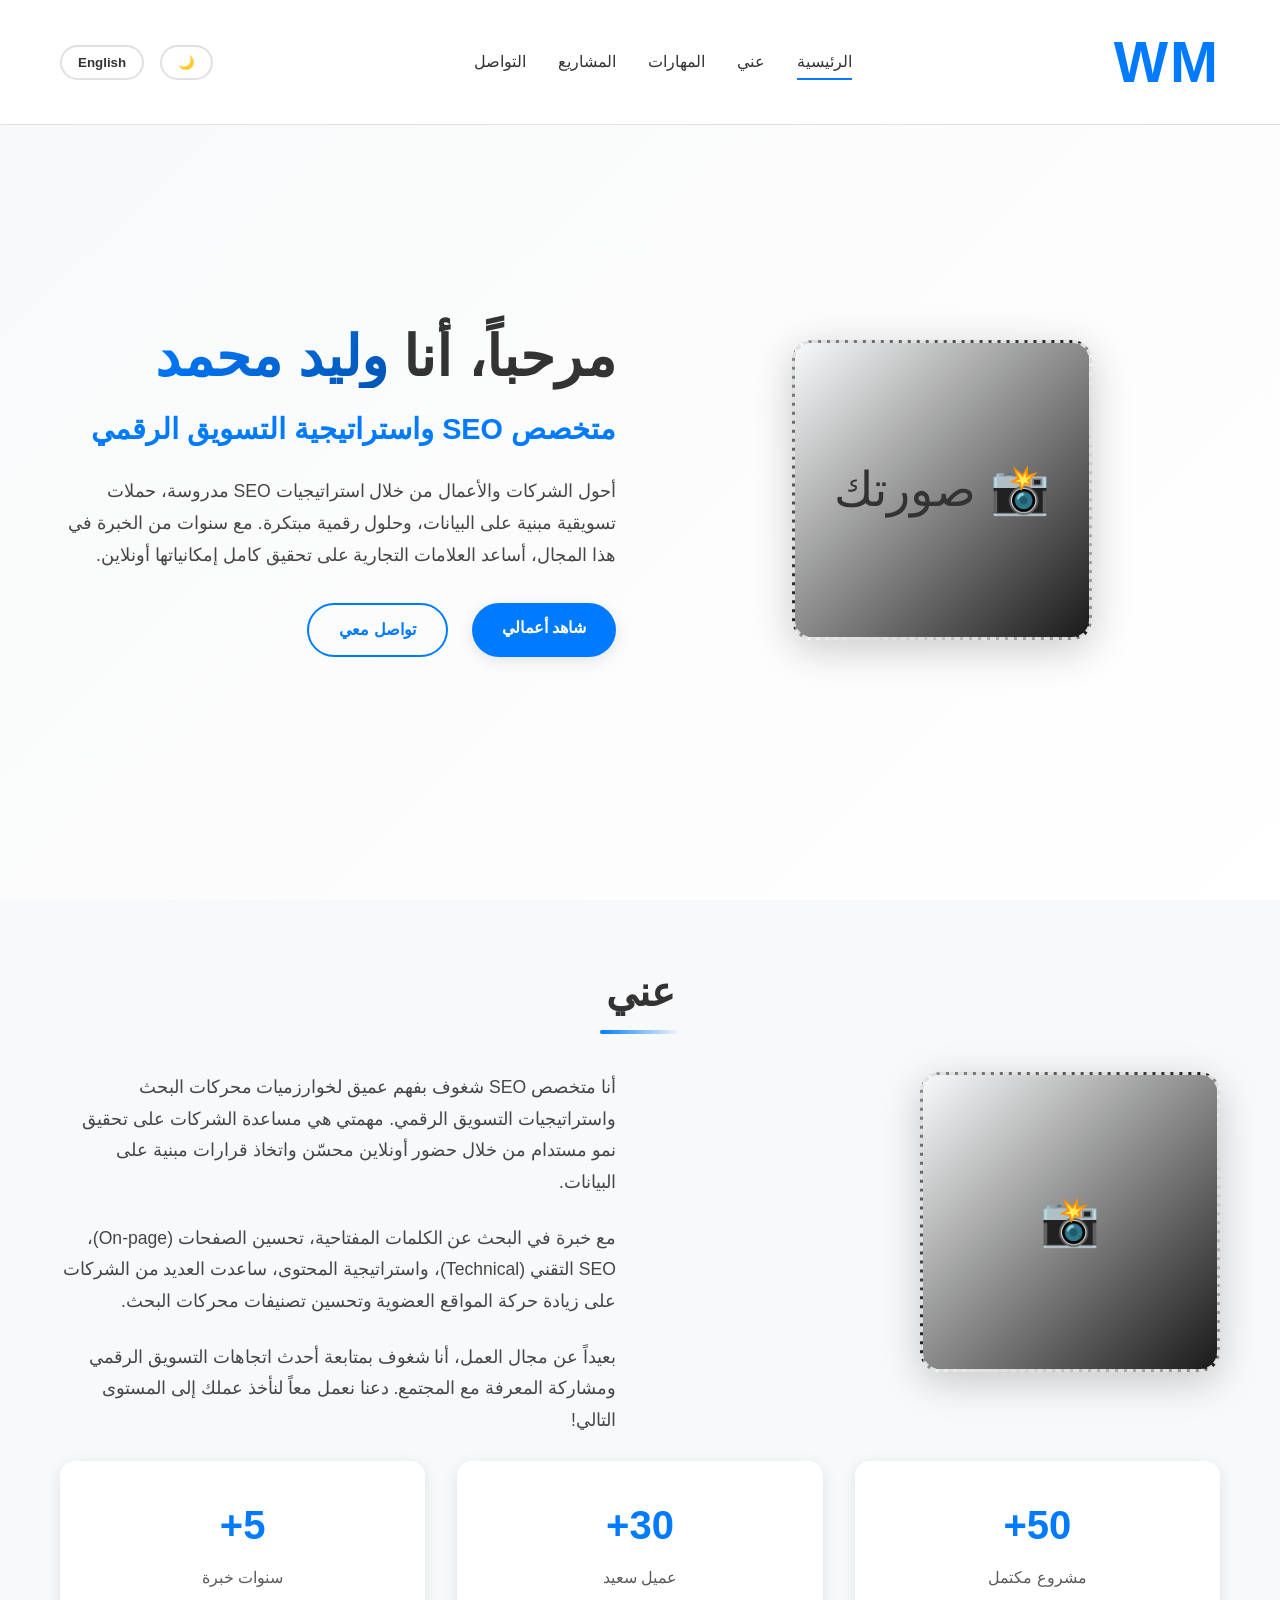
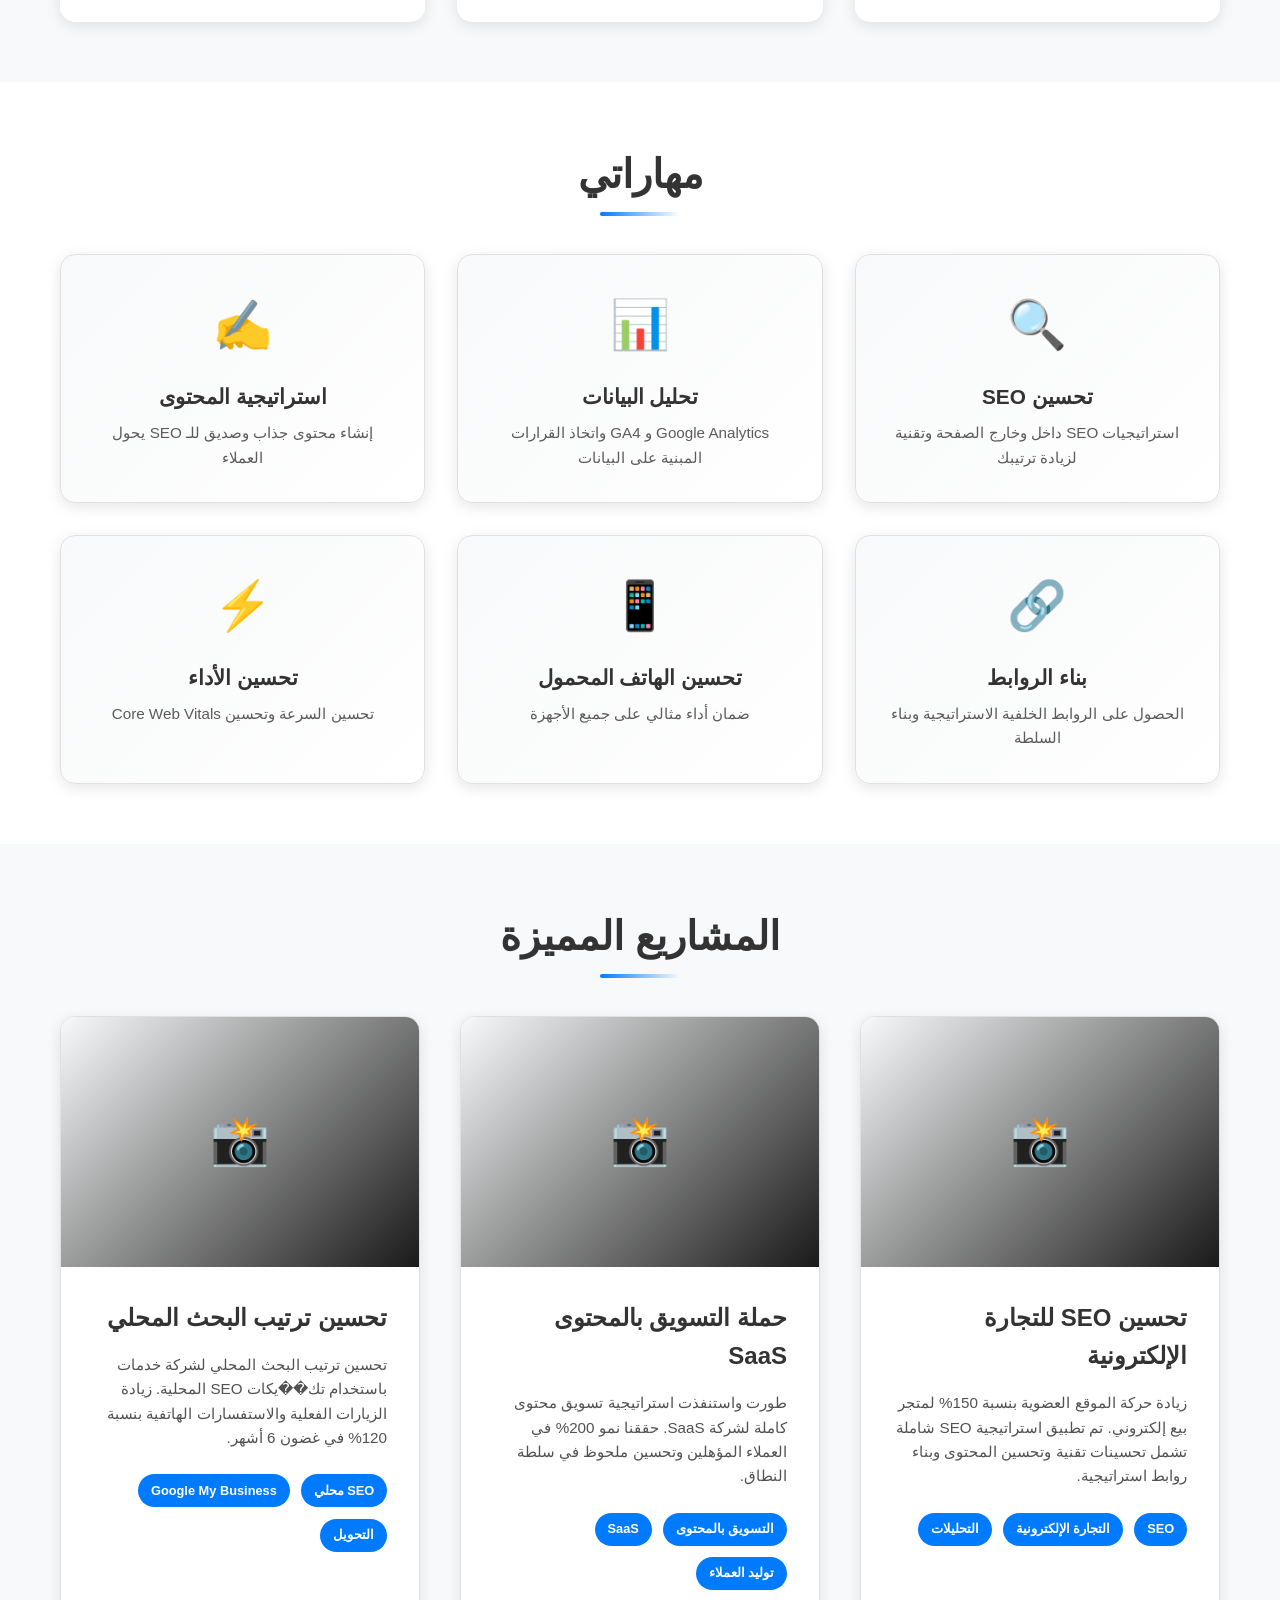
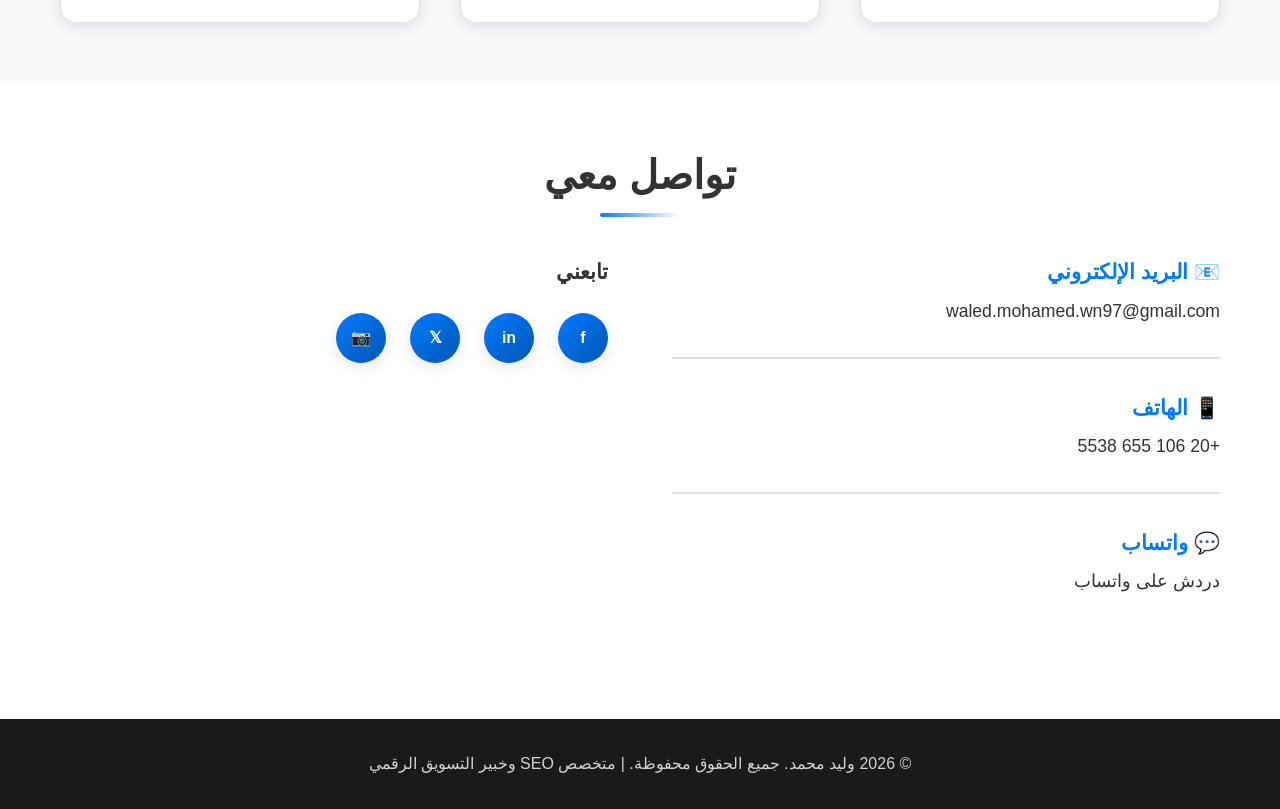
<file: index-ar.html>
<!DOCTYPE html>
<html lang="ar" dir="rtl">
<head>
    <meta charset="UTF-8">
    <meta name="viewport" content="width=device-width, initial-scale=1.0">
    <title>وليد محمد - متخصص SEO - البورتفوليو</title>
    <meta name="description" content="بورتفوليو احترافي - وليد محمد - متخصص SEO والتسويق الرقمي">
    <meta name="keywords" content="SEO, التسويق الرقمي, بورتفوليو, وليد محمد">
    <link rel="stylesheet" href="style.css">
</head>
<body>
    <!-- ==================== HEADER & NAVIGATION ==================== -->
    <header class="header">
        <div class="container">
            <div class="header-content">
                <div class="logo">
                    <h1>WM</h1>
                </div>
                <nav class="nav">
                    <a href="#home" class="nav-link active">الرئيسية</a>
                    <a href="#about" class="nav-link">عني</a>
                    <a href="#skills" class="nav-link">المهارات</a>
                    <a href="#projects" class="nav-link">المشاريع</a>
                    <a href="#contact" class="nav-link">التواصل</a>
                </nav>
                <div class="header-controls">
                    <button class="dark-mode-toggle" id="darkModeBtn" title="تفعيل الوضع الليلي">
                        <span class="icon">🌙</span>
                    </button>
                    <button class="lang-toggle" id="langBtn" title="تغيير اللغة">
                        <span>English</span>
                    </button>
                </div>
            </div>
        </div>
    </header>

    <!-- ==================== HERO SECTION ==================== -->
    <section class="hero" id="home">
        <div class="container">
            <div class="hero-content">
                <div class="hero-image">
                    <div class="image-placeholder">
                        <span>📸 صورتك</span>
                    </div>
                </div>
                <div class="hero-text">
                    <h2 class="hero-title">مرحباً، أنا <span class="highlight">وليد محمد</span></h2>
                    <p class="hero-subtitle">متخصص SEO واستراتيجية التسويق الرقمي</p>
                    <p class="hero-description">
                        أحول الشركات والأعمال من خلال استراتيجيات SEO مدروسة، حملات تسويقية مبنية على البيانات، وحلول رقمية مبتكرة. 
                        مع سنوات من الخبرة في هذا المجال، أساعد العلامات التجارية على تحقيق كامل إمكانياتها أونلاين.
                    </p>
                    <div class="hero-buttons">
                        <a href="#projects" class="btn btn-primary">شاهد أعمالي</a>
                        <a href="#contact" class="btn btn-secondary">تواصل معي</a>
                    </div>
                </div>
            </div>
        </div>
    </section>

    <!-- ==================== ABOUT SECTION ==================== -->
    <section class="about" id="about">
        <div class="container">
            <h2 class="section-title">عني</h2>
            <div class="about-content">
                <div class="about-image">
                    <div class="image-placeholder">📸</div>
                </div>
                <div class="about-text">
                    <p>
                        أنا متخصص SEO شغوف بفهم عميق لخوارزميات محركات البحث واستراتيجيات التسويق الرقمي. 
                        مهمتي هي مساعدة الشركات على تحقيق نمو مستدام من خلال حضور أونلاين محسّن واتخاذ قرارات مبنية على البيانات.
                    </p>
                    <p>
                        مع خبرة في البحث عن الكلمات المفتاحية، تحسين الصفحات (On-page)، SEO التقني (Technical)، 
                        واستراتيجية المحتوى، ساعدت العديد من الشركات على زيادة حركة المواقع العضوية وتحسين تصنيفات محركات البحث.
                    </p>
                    <p>
                        بعيداً عن مجال العمل، أنا شغوف بمتابعة أحدث اتجاهات التسويق الرقمي ومشاركة المعرفة مع المجتمع. 
                        دعنا نعمل معاً لنأخذ عملك إلى المستوى التالي!
                    </p>
                </div>
            </div>
            <div class="about-stats">
                <div class="stat">
                    <h3>50+</h3>
                    <p>مشروع مكتمل</p>
                </div>
                <div class="stat">
                    <h3>30+</h3>
                    <p>عميل سعيد</p>
                </div>
                <div class="stat">
                    <h3>5+</h3>
                    <p>سنوات خبرة</p>
                </div>
            </div>
        </div>
    </section>

    <!-- ==================== SKILLS SECTION ==================== -->
    <section class="skills" id="skills">
        <div class="container">
            <h2 class="section-title">مهاراتي</h2>
            <div class="skills-grid">
                <div class="skill-card">
                    <div class="skill-icon">🔍</div>
                    <h3>تحسين SEO</h3>
                    <p>استراتيجيات SEO داخل وخارج الصفحة وتقنية لزيادة ترتيبك</p>
                </div>
                <div class="skill-card">
                    <div class="skill-icon">📊</div>
                    <h3>تحليل البيانات</h3>
                    <p>Google Analytics و GA4 واتخاذ القرارات المبنية على البيانات</p>
                </div>
                <div class="skill-card">
                    <div class="skill-icon">✍️</div>
                    <h3>استراتيجية المحتوى</h3>
                    <p>إنشاء محتوى جذاب وصديق للـ SEO يحول العملاء</p>
                </div>
                <div class="skill-card">
                    <div class="skill-icon">🔗</div>
                    <h3>بناء الروابط</h3>
                    <p>الحصول على الروابط الخلفية الاستراتيجية وبناء السلطة</p>
                </div>
                <div class="skill-card">
                    <div class="skill-icon">📱</div>
                    <h3>تحسين الهاتف المحمول</h3>
                    <p>ضمان أداء مثالي على جميع الأجهزة</p>
                </div>
                <div class="skill-card">
                    <div class="skill-icon">⚡</div>
                    <h3>تحسين الأداء</h3>
                    <p>تحسين السرعة وتحسين Core Web Vitals</p>
                </div>
            </div>
        </div>
    </section>

    <!-- ==================== PROJECTS SECTION ==================== -->
    <section class="projects" id="projects">
        <div class="container">
            <h2 class="section-title">المشاريع المميزة</h2>
            <div class="projects-grid">
                <div class="project-card">
                    <div class="project-image">
                        <div class="image-placeholder">📸</div>
                    </div>
                    <div class="project-content">
                        <h3>تحسين SEO للتجارة الإلكترونية</h3>
                        <p>
                            زيادة حركة الموقع العضوية بنسبة 150% لمتجر بيع إلكتروني. 
                            تم تطبيق استراتيجية SEO شاملة تشمل تحسينات تقنية وتحسين المحتوى وبناء روابط استراتيجية.
                        </p>
                        <div class="project-tags">
                            <span class="tag">SEO</span>
                            <span class="tag">التجارة الإلكترونية</span>
                            <span class="tag">التحليلات</span>
                        </div>
                    </div>
                </div>

                <div class="project-card">
                    <div class="project-image">
                        <div class="image-placeholder">📸</div>
                    </div>
                    <div class="project-content">
                        <h3>حملة التسويق بالمحتوى SaaS</h3>
                        <p>
                            طورت واستنفذت استراتيجية تسويق محتوى كاملة لشركة SaaS. 
                            حققنا نمو 200% في العملاء المؤهلين وتحسين ملحوظ في سلطة النطاق.
                        </p>
                        <div class="project-tags">
                            <span class="tag">التسويق بالمحتوى</span>
                            <span class="tag">SaaS</span>
                            <span class="tag">توليد العملاء</span>
                        </div>
                    </div>
                </div>

                <div class="project-card">
                    <div class="project-image">
                        <div class="image-placeholder">📸</div>
                    </div>
                    <div class="project-content">
                        <h3>تحسين ترتيب البحث المحلي</h3>
                        <p>
                            تحسين ترتيب البحث المحلي لشركة خدمات باستخدام تك��يكات SEO المحلية. 
                            زيادة الزيارات الفعلية والاستفسارات الهاتفية بنسبة 120% في غضون 6 أشهر.
                        </p>
                        <div class="project-tags">
                            <span class="tag">SEO محلي</span>
                            <span class="tag">Google My Business</span>
                            <span class="tag">التحويل</span>
                        </div>
                    </div>
                </div>
            </div>
        </div>
    </section>

    <!-- ==================== CONTACT SECTION ==================== -->
    <section class="contact" id="contact">
        <div class="container">
            <h2 class="section-title">تواصل معي</h2>
            <div class="contact-content">
                <div class="contact-info">
                    <div class="contact-item">
                        <h3>📧 البريد الإلكتروني</h3>
                        <p><a href="mailto:waled.mohamed.wn97@gmail.com">waled.mohamed.wn97@gmail.com</a></p>
                    </div>
                    <div class="contact-item">
                        <h3>📱 الهاتف</h3>
                        <p><a href="tel:+201066555538">+20 106 655 5538</a></p>
                    </div>
                    <div class="contact-item">
                        <h3>💬 واتساب</h3>
                        <p><a href="https://wa.me/201066555538" target="_blank">دردش على واتساب</a></p>
                    </div>
                </div>
                <div class="social-links">
                    <h3>تابعني</h3>
                    <div class="social-icons">
                        <a href="https://facebook.com" target="_blank" class="social-icon" title="فيسبوك">f</a>
                        <a href="https://linkedin.com" target="_blank" class="social-icon" title="لينكد إن">in</a>
                        <a href="https://twitter.com" target="_blank" class="social-icon" title="تويتر">𝕏</a>
                        <a href="https://instagram.com" target="_blank" class="social-icon" title="إنستجرام">📷</a>
                    </div>
                </div>
            </div>
        </div>
    </section>

    <!-- ==================== FOOTER ==================== -->
    <footer class="footer">
        <div class="container">
            <p>&copy; 2026 وليد محمد. جميع الحقوق محفوظة. | متخصص SEO وخبير التسويق الرقمي</p>
        </div>
    </footer>

    <script src="script.js"></script>
</body>
</html>
</file>
<file: style.css>
/* ==================== CSS VARIABLES & ROOT ==================== */
:root {
    --primary-color: #1a1a1a;
    --secondary-color: #ffffff;
    --accent-color: #007bff;
    --text-color: #333333;
    --light-bg: #f8f9fa;
    --border-color: #e0e0e0;
    --shadow: 0 4px 15px rgba(0, 0, 0, 0.1);
    --shadow-lg: 0 10px 40px rgba(0, 0, 0, 0.2);
    --transition: all 0.3s cubic-bezier(0.25, 0.46, 0.45, 0.94);
}

/* ==================== DARK MODE ==================== */
body.dark-mode {
    --primary-color: #0d1117;
    --secondary-color: #1a1a1a;
    --text-color: #e0e0e0;
    --light-bg: #161b22;
    --border-color: #30363d;
    --shadow: 0 4px 15px rgba(0, 0, 0, 0.5);
}

/* ==================== GLOBAL STYLES ==================== */
* {
    margin: 0;
    padding: 0;
    box-sizing: border-box;
}

html {
    scroll-behavior: smooth;
}

body {
    font-family: 'Segoe UI', Tahoma, Geneva, Verdana, sans-serif;
    color: var(--text-color);
    background-color: var(--secondary-color);
    transition: var(--transition);
    line-height: 1.6;
}

/* ==================== CONTAINER ==================== */
.container {
    max-width: 1200px;
    margin: 0 auto;
    padding: 0 20px;
}

/* ==================== TYPOGRAPHY ==================== */
h1, h2, h3, h4, h5, h6 {
    font-weight: 700;
    margin-bottom: 1rem;
}

.section-title {
    font-size: 2.5rem;
    text-align: center;
    margin-bottom: 3rem;
    color: var(--text-color);
    position: relative;
    display: inline-block;
    width: 100%;
}

.section-title::after {
    content: '';
    position: absolute;
    bottom: -10px;
    left: 50%;
    transform: translateX(-50%);
    width: 80px;
    height: 4px;
    background: linear-gradient(90deg, var(--accent-color), transparent);
    border-radius: 2px;
    animation: slideIn 0.8s ease-out;
}

/* ==================== HEADER ==================== */
.header {
    position: fixed;
    top: 0;
    width: 100%;
    z-index: 1000;
    background-color: rgba(var(--secondary-color-rgb, 255, 255, 255), 0.95);
    backdrop-filter: blur(10px);
    border-bottom: 1px solid var(--border-color);
    transition: var(--transition);
}

body.dark-mode .header {
    background-color: rgba(13, 17, 23, 0.95);
}

.header-content {
    display: flex;
    justify-content: space-between;
    align-items: center;
    padding: 1rem 0;
}

.logo {
    font-size: 1.8rem;
    font-weight: 800;
    color: var(--accent-color);
    animation: fadeInDown 0.6s ease-out;
}

.logo h1 {
    margin: 0;
    letter-spacing: 2px;
}

.nav {
    display: flex;
    gap: 2rem;
    align-items: center;
}

.nav-link {
    color: var(--text-color);
    text-decoration: none;
    font-weight: 500;
    transition: var(--transition);
    position: relative;
}

.nav-link::after {
    content: '';
    position: absolute;
    bottom: -5px;
    left: 0;
    width: 0;
    height: 2px;
    background-color: var(--accent-color);
    transition: var(--transition);
}

.nav-link:hover::after,
.nav-link.active::after {
    width: 100%;
}

.nav-link:hover {
    color: var(--accent-color);
}

.header-controls {
    display: flex;
    gap: 1rem;
    align-items: center;
}

.dark-mode-toggle,
.lang-toggle {
    background: none;
    border: 2px solid var(--border-color);
    color: var(--text-color);
    padding: 0.5rem 1rem;
    border-radius: 25px;
    cursor: pointer;
    font-weight: 600;
    transition: var(--transition);
}

.dark-mode-toggle:hover,
.lang-toggle:hover {
    border-color: var(--accent-color);
    color: var(--accent-color);
    transform: scale(1.05);
}

/* ==================== HERO SECTION ==================== */
.hero {
    margin-top: 80px;
    padding: 60px 0;
    background: linear-gradient(135deg, var(--light-bg) 0%, var(--secondary-color) 100%);
    min-height: calc(100vh - 80px);
    display: flex;
    align-items: center;
}

.hero-content {
    display: grid;
    grid-template-columns: 1fr 1fr;
    gap: 3rem;
    align-items: center;
}

.hero-text {
    animation: fadeInLeft 0.8s ease-out;
}

.hero-title {
    font-size: 3.5rem;
    font-weight: 800;
    margin-bottom: 1rem;
    line-height: 1.2;
}

.highlight {
    color: var(--accent-color);
    background: linear-gradient(135deg, var(--accent-color), #0056b3);
    -webkit-background-clip: text;
    -webkit-text-fill-color: transparent;
    background-clip: text;
}

.hero-subtitle {
    font-size: 1.8rem;
    color: var(--accent-color);
    margin-bottom: 1.5rem;
    font-weight: 600;
}

.hero-description {
    font-size: 1.1rem;
    line-height: 1.8;
    margin-bottom: 2rem;
    color: var(--text-color);
    opacity: 0.9;
}

.hero-buttons {
    display: flex;
    gap: 1.5rem;
    flex-wrap: wrap;
}

.btn {
    padding: 12px 30px;
    border-radius: 50px;
    text-decoration: none;
    font-weight: 600;
    transition: var(--transition);
    cursor: pointer;
    border: none;
    display: inline-block;
    font-size: 1rem;
}

.btn-primary {
    background-color: var(--accent-color);
    color: white;
    box-shadow: var(--shadow);
}

.btn-primary:hover {
    transform: translateY(-3px);
    box-shadow: var(--shadow-lg);
    background-color: #0056b3;
}

.btn-secondary {
    background-color: transparent;
    color: var(--accent-color);
    border: 2px solid var(--accent-color);
}

.btn-secondary:hover {
    background-color: var(--accent-color);
    color: white;
    transform: translateY(-3px);
}

.hero-image {
    animation: fadeInRight 0.8s ease-out;
    display: flex;
    justify-content: center;
    align-items: center;
}

.image-placeholder {
    width: 300px;
    height: 300px;
    background: linear-gradient(135deg, var(--light-bg), var(--primary-color));
    border-radius: 20px;
    display: flex;
    align-items: center;
    justify-content: center;
    font-size: 3rem;
    box-shadow: var(--shadow-lg);
    border: 3px dashed var(--border-color);
    animation: float 3s ease-in-out infinite;
}

/* ==================== ABOUT SECTION ==================== */
.about {
    padding: 60px 0;
    background-color: var(--light-bg);
}

.about-content {
    display: grid;
    grid-template-columns: 1fr 1fr;
    gap: 3rem;
    align-items: start;
}

.about-text {
    animation: fadeInLeft 0.8s ease-out;
}

.about-text p {
    margin-bottom: 1.5rem;
    font-size: 1.1rem;
    line-height: 1.8;
    color: var(--text-color);
    opacity: 0.9;
}

.about-stats {
    display: grid;
    grid-template-columns: 1fr 1fr 1fr;
    gap: 2rem;
    animation: fadeInRight 0.8s ease-out;
}

.stat {
    text-align: center;
    padding: 2rem;
    background-color: var(--secondary-color);
    border-radius: 15px;
    box-shadow: var(--shadow);
    transition: var(--transition);
}

.stat:hover {
    transform: translateY(-10px);
    box-shadow: var(--shadow-lg);
}

.stat h3 {
    font-size: 2.5rem;
    color: var(--accent-color);
    margin-bottom: 0.5rem;
}

.stat p {
    color: var(--text-color);
    opacity: 0.8;
}

/* ==================== SKILLS SECTION ==================== */
.skills {
    padding: 60px 0;
    background-color: var(--secondary-color);
}

.skills-grid {
    display: grid;
    grid-template-columns: repeat(auto-fit, minmax(280px, 1fr));
    gap: 2rem;
}

.skill-card {
    background: linear-gradient(135deg, var(--light-bg), var(--secondary-color));
    padding: 2rem;
    border-radius: 15px;
    text-align: center;
    box-shadow: var(--shadow);
    transition: var(--transition);
    border: 1px solid var(--border-color);
    animation: fadeInUp 0.6s ease-out;
    animation-fill-mode: both;
}

.skill-card:nth-child(1) { animation-delay: 0.1s; }
.skill-card:nth-child(2) { animation-delay: 0.2s; }
.skill-card:nth-child(3) { animation-delay: 0.3s; }
.skill-card:nth-child(4) { animation-delay: 0.4s; }
.skill-card:nth-child(5) { animation-delay: 0.5s; }
.skill-card:nth-child(6) { animation-delay: 0.6s; }

.skill-card:hover {
    transform: translateY(-15px) scale(1.05);
    box-shadow: var(--shadow-lg);
    border-color: var(--accent-color);
}

.skill-icon {
    font-size: 3rem;
    margin-bottom: 1rem;
    display: block;
}

.skill-card h3 {
    font-size: 1.3rem;
    margin-bottom: 0.5rem;
    color: var(--text-color);
}

.skill-card p {
    color: var(--text-color);
    opacity: 0.8;
    font-size: 0.95rem;
}

/* ==================== PROJECTS SECTION ==================== */
.projects {
    padding: 60px 0;
    background-color: var(--light-bg);
}

.projects-grid {
    display: grid;
    grid-template-columns: repeat(auto-fit, minmax(320px, 1fr));
    gap: 2.5rem;
}

.project-card {
    background-color: var(--secondary-color);
    border-radius: 15px;
    overflow: hidden;
    box-shadow: var(--shadow);
    transition: var(--transition);
    border: 1px solid var(--border-color);
    animation: fadeInUp 0.8s ease-out;
}

.project-card:hover {
    transform: translateY(-15px);
    box-shadow: var(--shadow-lg);
}

.project-image {
    width: 100%;
    height: 250px;
    background: linear-gradient(135deg, var(--accent-color), #0056b3);
    display: flex;
    align-items: center;
    justify-content: center;
    overflow: hidden;
    position: relative;
}

.project-image .image-placeholder {
    width: 100%;
    height: 100%;
    background: linear-gradient(135deg, var(--light-bg), var(--primary-color));
    border-radius: 0;
    border: none;
    margin: 0;
    animation: none;
}

.project-content {
    padding: 2rem;
}

.project-card h3 {
    font-size: 1.5rem;
    margin-bottom: 1rem;
    color: var(--text-color);
}

.project-card p {
    color: var(--text-color);
    opacity: 0.85;
    font-size: 0.95rem;
    margin-bottom: 1.5rem;
    line-height: 1.6;
}

.project-tags {
    display: flex;
    gap: 0.7rem;
    flex-wrap: wrap;
}

.tag {
    background-color: var(--accent-color);
    color: white;
    padding: 0.4rem 0.8rem;
    border-radius: 20px;
    font-size: 0.8rem;
    font-weight: 600;
    transition: var(--transition);
}

.tag:hover {
    background-color: #0056b3;
    transform: scale(1.1);
}

/* ==================== CONTACT SECTION ==================== */
.contact {
    padding: 60px 0;
    background-color: var(--secondary-color);
}

.contact-content {
    display: grid;
    grid-template-columns: 1fr 1fr;
    gap: 4rem;
    align-items: start;
}

.contact-info {
    animation: fadeInLeft 0.8s ease-out;
}

.contact-item {
    margin-bottom: 2rem;
    padding-bottom: 2rem;
    border-bottom: 2px solid var(--border-color);
}

.contact-item:last-child {
    border-bottom: none;
}

.contact-item h3 {
    font-size: 1.3rem;
    margin-bottom: 0.5rem;
    color: var(--accent-color);
}

.contact-item p {
    font-size: 1.1rem;
}

.contact-item a {
    color: var(--text-color);
    text-decoration: none;
    transition: var(--transition);
}

.contact-item a:hover {
    color: var(--accent-color);
}

.social-links {
    animation: fadeInRight 0.8s ease-out;
}

.social-links h3 {
    font-size: 1.3rem;
    margin-bottom: 1.5rem;
    color: var(--text-color);
}

.social-icons {
    display: flex;
    gap: 1.5rem;
    flex-wrap: wrap;
}

.social-icon {
    width: 50px;
    height: 50px;
    border-radius: 50%;
    background: linear-gradient(135deg, var(--accent-color), #0056b3);
    color: white;
    display: flex;
    align-items: center;
    justify-content: center;
    text-decoration: none;
    font-weight: 700;
    transition: var(--transition);
    box-shadow: var(--shadow);
}

.social-icon:hover {
    transform: translateY(-5px) scale(1.15);
    box-shadow: var(--shadow-lg);
}

/* ==================== FOOTER ==================== */
.footer {
    background-color: var(--primary-color);
    color: var(--secondary-color);
    text-align: center;
    padding: 2rem 0;
}

.footer p {
    margin: 0;
    opacity: 0.8;
}

/* ==================== ANIMATIONS ==================== */
@keyframes fadeInDown {
    from {
        opacity: 0;
        transform: translateY(-20px);
    }
    to {
        opacity: 1;
        transform: translateY(0);
    }
}

@keyframes fadeInUp {
    from {
        opacity: 0;
        transform: translateY(30px);
    }
    to {
        opacity: 1;
        transform: translateY(0);
    }
}

@keyframes fadeInLeft {
    from {
        opacity: 0;
        transform: translateX(-30px);
    }
    to {
        opacity: 1;
        transform: translateX(0);
    }
}

@keyframes fadeInRight {
    from {
        opacity: 0;
        transform: translateX(30px);
    }
    to {
        opacity: 1;
        transform: translateX(0);
    }
}

@keyframes slideIn {
    from {
        width: 0;
    }
    to {
        width: 80px;
    }
}

@keyframes float {
    0%, 100% {
        transform: translateY(0px);
    }
    50% {
        transform: translateY(-20px);
    }
}

/* ==================== RESPONSIVE DESIGN ==================== */
@media (max-width: 768px) {
    .hero-content,
    .about-content,
    .contact-content {
        grid-template-columns: 1fr;
    }

    .about-stats {
        grid-template-columns: 1fr;
    }

    .nav {
        display: none;
    }

    .hero-title {
        font-size: 2.5rem;
    }

    .hero-subtitle {
        font-size: 1.3rem;
    }

    .section-title {
        font-size: 2rem;
    }

    .projects-grid {
        grid-template-columns: 1fr;
    }

    .skills-grid {
        grid-template-columns: 1fr;
    }

    .hero-buttons {
        flex-direction: column;
    }

    .btn {
        width: 100%;
        text-align: center;
    }

    .image-placeholder {
        width: 250px;
        height: 250px;
    }

    .social-icons {
        justify-content: flex-start;
    }
}

@media (max-width: 480px) {
    .header-content {
        padding: 0.8rem 0;
    }

    .logo {
        font-size: 1.4rem;
    }

    .header-controls {
        gap: 0.5rem;
    }

    .dark-mode-toggle,
    .lang-toggle {
        padding: 0.4rem 0.8rem;
        font-size: 0.9rem;
    }

    .hero {
        margin-top: 70px;
        padding: 40px 0;
    }

    .hero-title {
        font-size: 2rem;
    }

    .hero-subtitle {
        font-size: 1.1rem;
    }

    .hero-description {
        font-size: 1rem;
    }

    .section-title {
        font-size: 1.5rem;
    }

    .image-placeholder {
        width: 200px;
        height: 200px;
        font-size: 2rem;
    }

    .contact-content {
        gap: 2rem;
    }

    .social-icons {
        gap: 1rem;
    }

    .social-icon {
        width: 45px;
        height: 45px;
        font-size: 0.9rem;
    }
}
</file>
